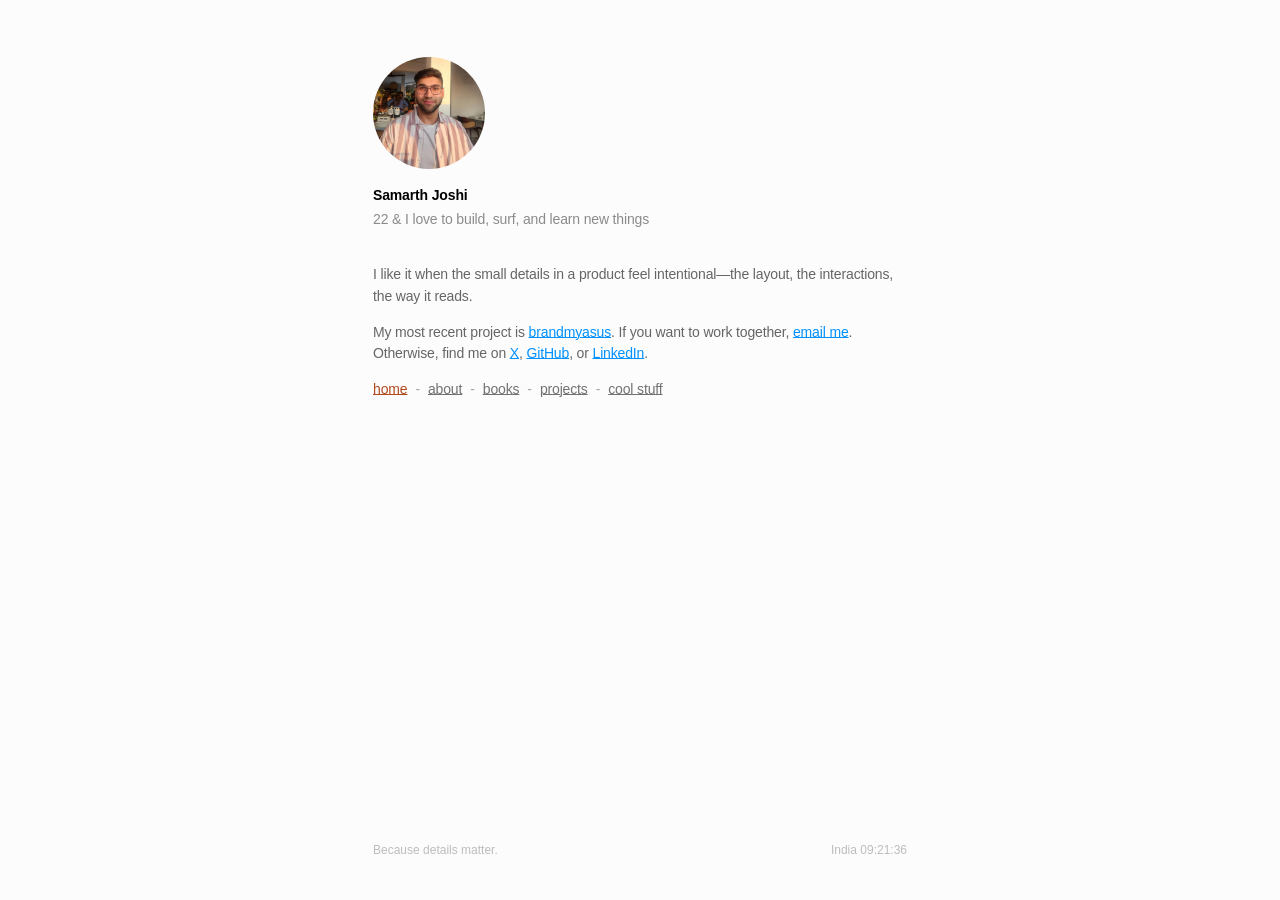
<file: index.html>
<!DOCTYPE html>
<html lang="en">
<head>
  <meta charset="UTF-8">
  <meta name="viewport" content="width=device-width, initial-scale=1.0">
  <title>Samarth Joshi · Builder</title>
  <meta name="description" content="Samarth Joshi is a 22 year old based in India who loves to build, surf, and learn new things.">
  <link rel="canonical" href="/">
  <meta property="og:title" content="Samarth Joshi · Builder">
  <meta property="og:description" content="Samarth Joshi is a 22 year old based in India who loves to build, surf, and learn new things.">
  <meta property="og:type" content="website">
  <script type="application/ld+json">
  {
    "@context": "https://schema.org",
    "@type": "Person",
    "name": "Samarth Joshi",
    "alternateName": "Samarth",
    "description": "22 year old based in India. Loves to build, surf, and learn new things.",
    "email": "mailto:samarth.joshi2004@gmail.com",
    "homeLocation": { "@type": "Place", "name": "India" },
    "nationality": { "@type": "Country", "name": "India" },
    "alumniOf": { "@type": "CollegeOrUniversity", "name": "Christ University" },
    "sameAs": [
      "https://github.com/Samarthjo",
      "https://x.com/SamarthJoshiSJ",
      "https://www.linkedin.com/in/samarth-joshi05/",
      "https://www.instagram.com/randomviewsof21yearold"
    ]
  }
  </script>
  <link rel="icon" type="image/jpeg" href="assets/samarth.jpg">
  <link rel="apple-touch-icon" href="assets/samarth.jpg">
  <link rel="stylesheet" href="styles.css">
</head>
<body>
  <div class="main">
    <div class="content">
      <header class="header">
        <a class="avatar" href="index.html" aria-label="Home">
          <img src="assets/samarth.jpg" alt="Portrait of Samarth Joshi" onerror="this.onerror=null;this.src='assets/avatar.svg';">
        </a>
        <div>
          <h1>Samarth Joshi</h1>
          <p>22 &amp; I love to build, surf, and learn new things</p>
        </div>
      </header>

      <section class="intro">
        <p>I like it when the small details in a product feel intentional&mdash;the layout, the interactions, the way it reads.</p>
        <p>My most recent project is <a href="https://www.brandmyasus.in/" target="_blank" rel="noopener">brandmyasus</a>. If you want to work together, <a href="mailto:samarth.joshi2004@gmail.com">email me</a>. Otherwise, find me on <a href="https://x.com/SamarthJoshiSJ" target="_blank" rel="noopener">X</a>, <a href="https://github.com/Samarthjo" target="_blank" rel="noopener">GitHub</a>, or <a href="https://www.linkedin.com/in/samarth-joshi05/" target="_blank" rel="noopener">LinkedIn</a>.</p>
      </section>

      <nav class="tabs" aria-label="Section navigation">
        <a href="index.html" class="active">home</a>
        <span class="sep">-</span>
        <a href="about.html">about</a>
        <span class="sep">-</span>
        <a href="books.html">books</a>
        <span class="sep">-</span>
        <a href="projects.html">projects</a>
        <span class="sep">-</span>
        <a href="cool-stuff.html">cool stuff</a>
      </nav>
    </div>

    <footer class="footer">
      <p>Because <span class="details">details<span class="tooltip">Like this one.</span></span> matter.</p>
      <p class="clock">India <span id="clock-time">00:00:00</span></p>
    </footer>
  </div>
  <script>
    (function () {
      var clockEl = document.getElementById('clock-time');
      var fmt = new Intl.DateTimeFormat('en-GB', {
        timeZone: 'Asia/Kolkata',
        hour: '2-digit', minute: '2-digit', second: '2-digit', hour12: false
      });
      function tick() { clockEl.textContent = fmt.format(new Date()); }
      tick();
      setInterval(tick, 1000);
    })();
  </script>
</body>
</html>
</file>
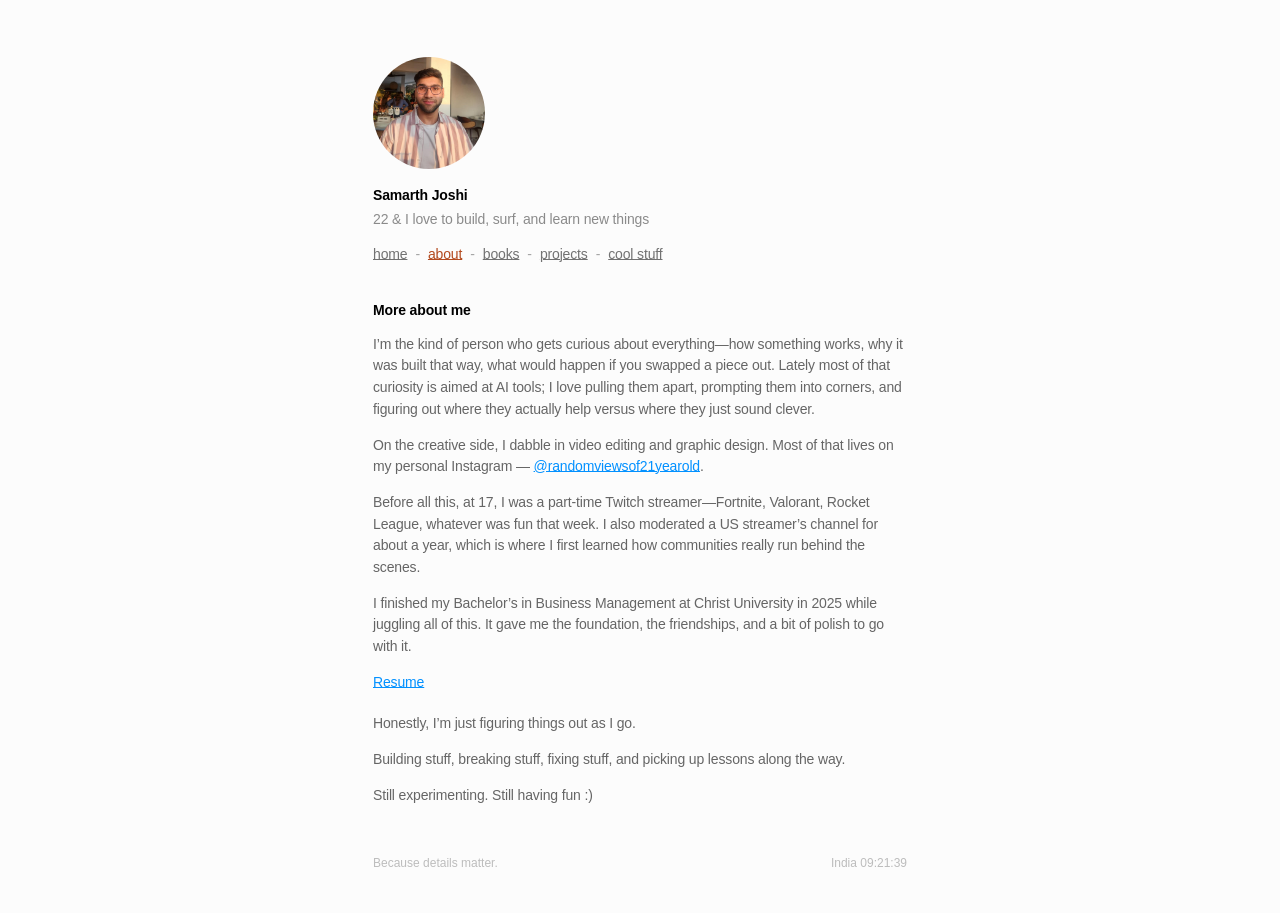
<file: about.html>
<!DOCTYPE html>
<html lang="en">
<head>
  <meta charset="UTF-8">
  <meta name="viewport" content="width=device-width, initial-scale=1.0">
  <title>About · Samarth Joshi</title>
  <meta name="description" content="More about Samarth Joshi.">
  <link rel="icon" type="image/jpeg" href="assets/samarth.jpg">
  <link rel="apple-touch-icon" href="assets/samarth.jpg">
  <link rel="stylesheet" href="styles.css">
</head>
<body>
  <div class="main">
    <div class="content">
      <header class="header">
        <a class="avatar" href="index.html" aria-label="Home">
          <img src="assets/samarth.jpg" alt="Portrait of Samarth Joshi" onerror="this.onerror=null;this.src='assets/avatar.svg';">
        </a>
        <div>
          <h1>Samarth Joshi</h1>
          <p>22 &amp; I love to build, surf, and learn new things</p>
        </div>
      </header>

      <nav class="tabs" aria-label="Section navigation">
        <a href="index.html">home</a>
        <span class="sep">-</span>
        <a href="about.html" class="active">about</a>
        <span class="sep">-</span>
        <a href="books.html">books</a>
        <span class="sep">-</span>
        <a href="projects.html">projects</a>
        <span class="sep">-</span>
        <a href="cool-stuff.html">cool stuff</a>
      </nav>

      <section class="about">
        <h2>More about me</h2>
        <p>I&rsquo;m the kind of person who gets curious about everything&mdash;how something works, why it was built that way, what would happen if you swapped a piece out. Lately most of that curiosity is aimed at AI tools; I love pulling them apart, prompting them into corners, and figuring out where they actually help versus where they just sound clever.</p>
        <p>On the creative side, I dabble in video editing and graphic design. Most of that lives on my personal Instagram &mdash; <a href="https://www.instagram.com/randomviewsof21yearold?igsi=MXc3N21tY2IzOXdkMA%3D%3D&amp;utm_source=qr" target="_blank" rel="noopener">@randomviewsof21yearold</a>.</p>
        <p>Before all this, at 17, I was a part-time Twitch streamer&mdash;Fortnite, Valorant, Rocket League, whatever was fun that week. I also moderated a US streamer&rsquo;s channel for about a year, which is where I first learned how communities really run behind the scenes.</p>
        <p>I finished my Bachelor&rsquo;s in Business Management at Christ University in 2025 while juggling all of this. It gave me the foundation, the friendships, and a bit of polish to go with it.</p>

        <p class="resume-line"><a href="assets/samarth-resume.pdf" target="_blank" rel="noopener">Resume</a></p>

        <p>Honestly, I&rsquo;m just figuring things out as I go.</p>
        <p>Building stuff, breaking stuff, fixing stuff, and picking up lessons along the way.</p>
        <p>Still experimenting. Still having fun :)</p>
      </section>
    </div>

    <footer class="footer">
      <p>Because <span class="details">details<span class="tooltip">Like this one.</span></span> matter.</p>
      <p class="clock">India <span id="clock-time">00:00:00</span></p>
    </footer>
  </div>
  <script>
    (function () {
      var clockEl = document.getElementById('clock-time');
      var fmt = new Intl.DateTimeFormat('en-GB', {
        timeZone: 'Asia/Kolkata',
        hour: '2-digit', minute: '2-digit', second: '2-digit', hour12: false
      });
      function tick() { clockEl.textContent = fmt.format(new Date()); }
      tick();
      setInterval(tick, 1000);
    })();
  </script>
</body>
</html>
</file>
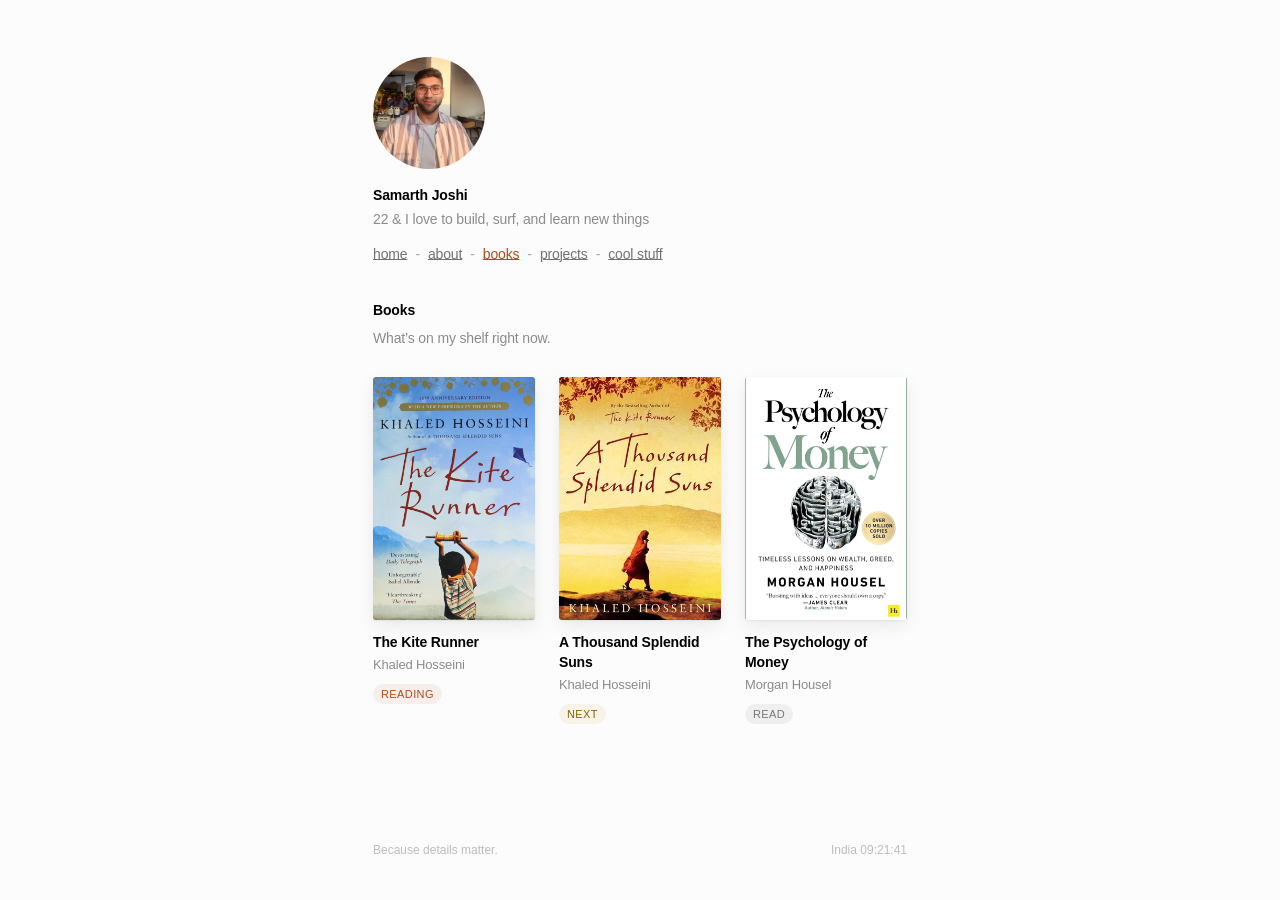
<file: books.html>
<!DOCTYPE html>
<html lang="en">
<head>
  <meta charset="UTF-8">
  <meta name="viewport" content="width=device-width, initial-scale=1.0">
  <title>Books · Samarth Joshi</title>
  <meta name="description" content="What Samarth is reading.">
  <link rel="icon" type="image/jpeg" href="assets/samarth.jpg">
  <link rel="apple-touch-icon" href="assets/samarth.jpg">
  <link rel="stylesheet" href="styles.css">
</head>
<body>
  <div class="main">
    <div class="content">
      <header class="header">
        <a class="avatar" href="index.html" aria-label="Home">
          <img src="assets/samarth.jpg" alt="Portrait of Samarth Joshi" onerror="this.onerror=null;this.src='assets/avatar.svg';">
        </a>
        <div>
          <h1>Samarth Joshi</h1>
          <p>22 &amp; I love to build, surf, and learn new things</p>
        </div>
      </header>

      <nav class="tabs" aria-label="Section navigation">
        <a href="index.html">home</a>
        <span class="sep">-</span>
        <a href="about.html">about</a>
        <span class="sep">-</span>
        <a href="books.html" class="active">books</a>
        <span class="sep">-</span>
        <a href="projects.html">projects</a>
        <span class="sep">-</span>
        <a href="cool-stuff.html">cool stuff</a>
      </nav>

      <section class="books-page">
        <h2>Books</h2>
        <p class="lede">What&rsquo;s on my shelf right now.</p>

        <div class="book-grid">
          <figure class="book">
            <span class="cover">
              <img src="assets/books/kite-runner.jpg" alt="The Kite Runner by Khaled Hosseini" onerror="this.onerror=null;this.src='assets/books/placeholder.svg';">
            </span>
            <figcaption>
              <span class="title">The Kite Runner</span>
              <span class="author">Khaled Hosseini</span>
              <span class="status status-reading">Reading</span>
            </figcaption>
          </figure>

          <figure class="book">
            <span class="cover">
              <img src="assets/books/thousand-splendid-suns.jpg" alt="A Thousand Splendid Suns by Khaled Hosseini" onerror="this.onerror=null;this.src='assets/books/placeholder.svg';">
            </span>
            <figcaption>
              <span class="title">A Thousand Splendid Suns</span>
              <span class="author">Khaled Hosseini</span>
              <span class="status status-next">Next</span>
            </figcaption>
          </figure>

          <figure class="book">
            <span class="cover">
              <img src="assets/books/psychology-of-money.jpg" alt="The Psychology of Money by Morgan Housel" onerror="this.onerror=null;this.src='assets/books/placeholder.svg';">
            </span>
            <figcaption>
              <span class="title">The Psychology of Money</span>
              <span class="author">Morgan Housel</span>
              <span class="status status-read">Read</span>
            </figcaption>
          </figure>
        </div>
      </section>
    </div>

    <footer class="footer">
      <p>Because <span class="details">details<span class="tooltip">Like this one.</span></span> matter.</p>
      <p class="clock">India <span id="clock-time">00:00:00</span></p>
    </footer>
  </div>
  <script>
    (function () {
      var clockEl = document.getElementById('clock-time');
      var fmt = new Intl.DateTimeFormat('en-GB', {
        timeZone: 'Asia/Kolkata',
        hour: '2-digit', minute: '2-digit', second: '2-digit', hour12: false
      });
      function tick() { clockEl.textContent = fmt.format(new Date()); }
      tick();
      setInterval(tick, 1000);
    })();
  </script>
</body>
</html>
</file>
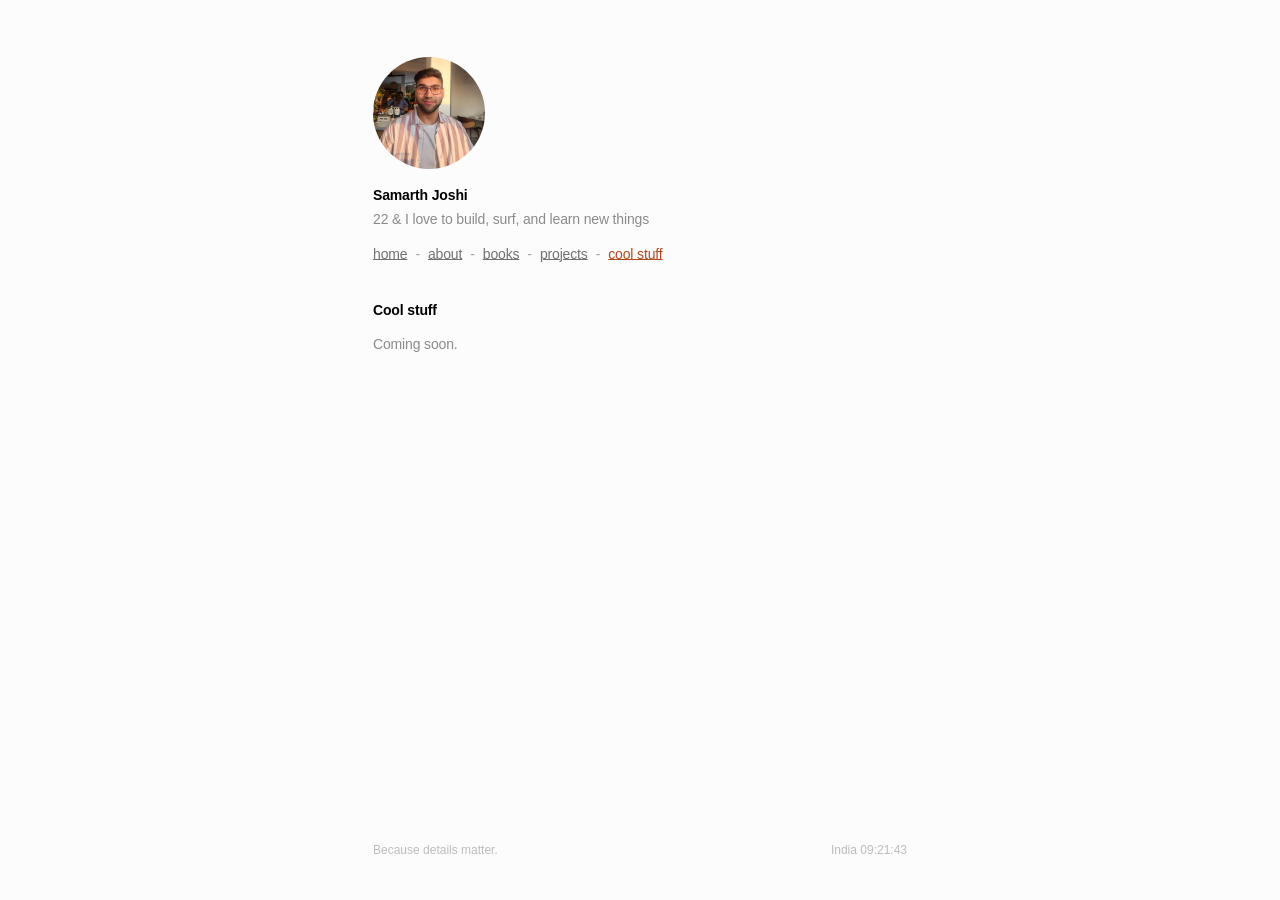
<file: cool-stuff.html>
<!DOCTYPE html>
<html lang="en">
<head>
  <meta charset="UTF-8">
  <meta name="viewport" content="width=device-width, initial-scale=1.0">
  <title>Cool Stuff · Samarth Joshi</title>
  <meta name="description" content="Cool stuff by Samarth Joshi.">
  <link rel="icon" type="image/jpeg" href="assets/samarth.jpg">
  <link rel="apple-touch-icon" href="assets/samarth.jpg">
  <link rel="stylesheet" href="styles.css">
</head>
<body>
  <div class="main">
    <div class="content">
      <header class="header">
        <a class="avatar" href="index.html" aria-label="Home">
          <img src="assets/samarth.jpg" alt="Portrait of Samarth Joshi" onerror="this.onerror=null;this.src='assets/avatar.svg';">
        </a>
        <div>
          <h1>Samarth Joshi</h1>
          <p>22 &amp; I love to build, surf, and learn new things</p>
        </div>
      </header>

      <nav class="tabs" aria-label="Section navigation">
        <a href="index.html">home</a>
        <span class="sep">-</span>
        <a href="about.html">about</a>
        <span class="sep">-</span>
        <a href="books.html">books</a>
        <span class="sep">-</span>
        <a href="projects.html">projects</a>
        <span class="sep">-</span>
        <a href="cool-stuff.html" class="active">cool stuff</a>
      </nav>

      <section class="empty">
        <h2>Cool stuff</h2>
        <p>Coming soon.</p>
      </section>
    </div>

    <footer class="footer">
      <p>Because <span class="details">details<span class="tooltip">Like this one.</span></span> matter.</p>
      <p class="clock">India <span id="clock-time">00:00:00</span></p>
    </footer>
  </div>
  <script>
    (function () {
      var clockEl = document.getElementById('clock-time');
      var fmt = new Intl.DateTimeFormat('en-GB', {
        timeZone: 'Asia/Kolkata',
        hour: '2-digit', minute: '2-digit', second: '2-digit', hour12: false
      });
      function tick() { clockEl.textContent = fmt.format(new Date()); }
      tick();
      setInterval(tick, 1000);
    })();
  </script>
</body>
</html>
</file>
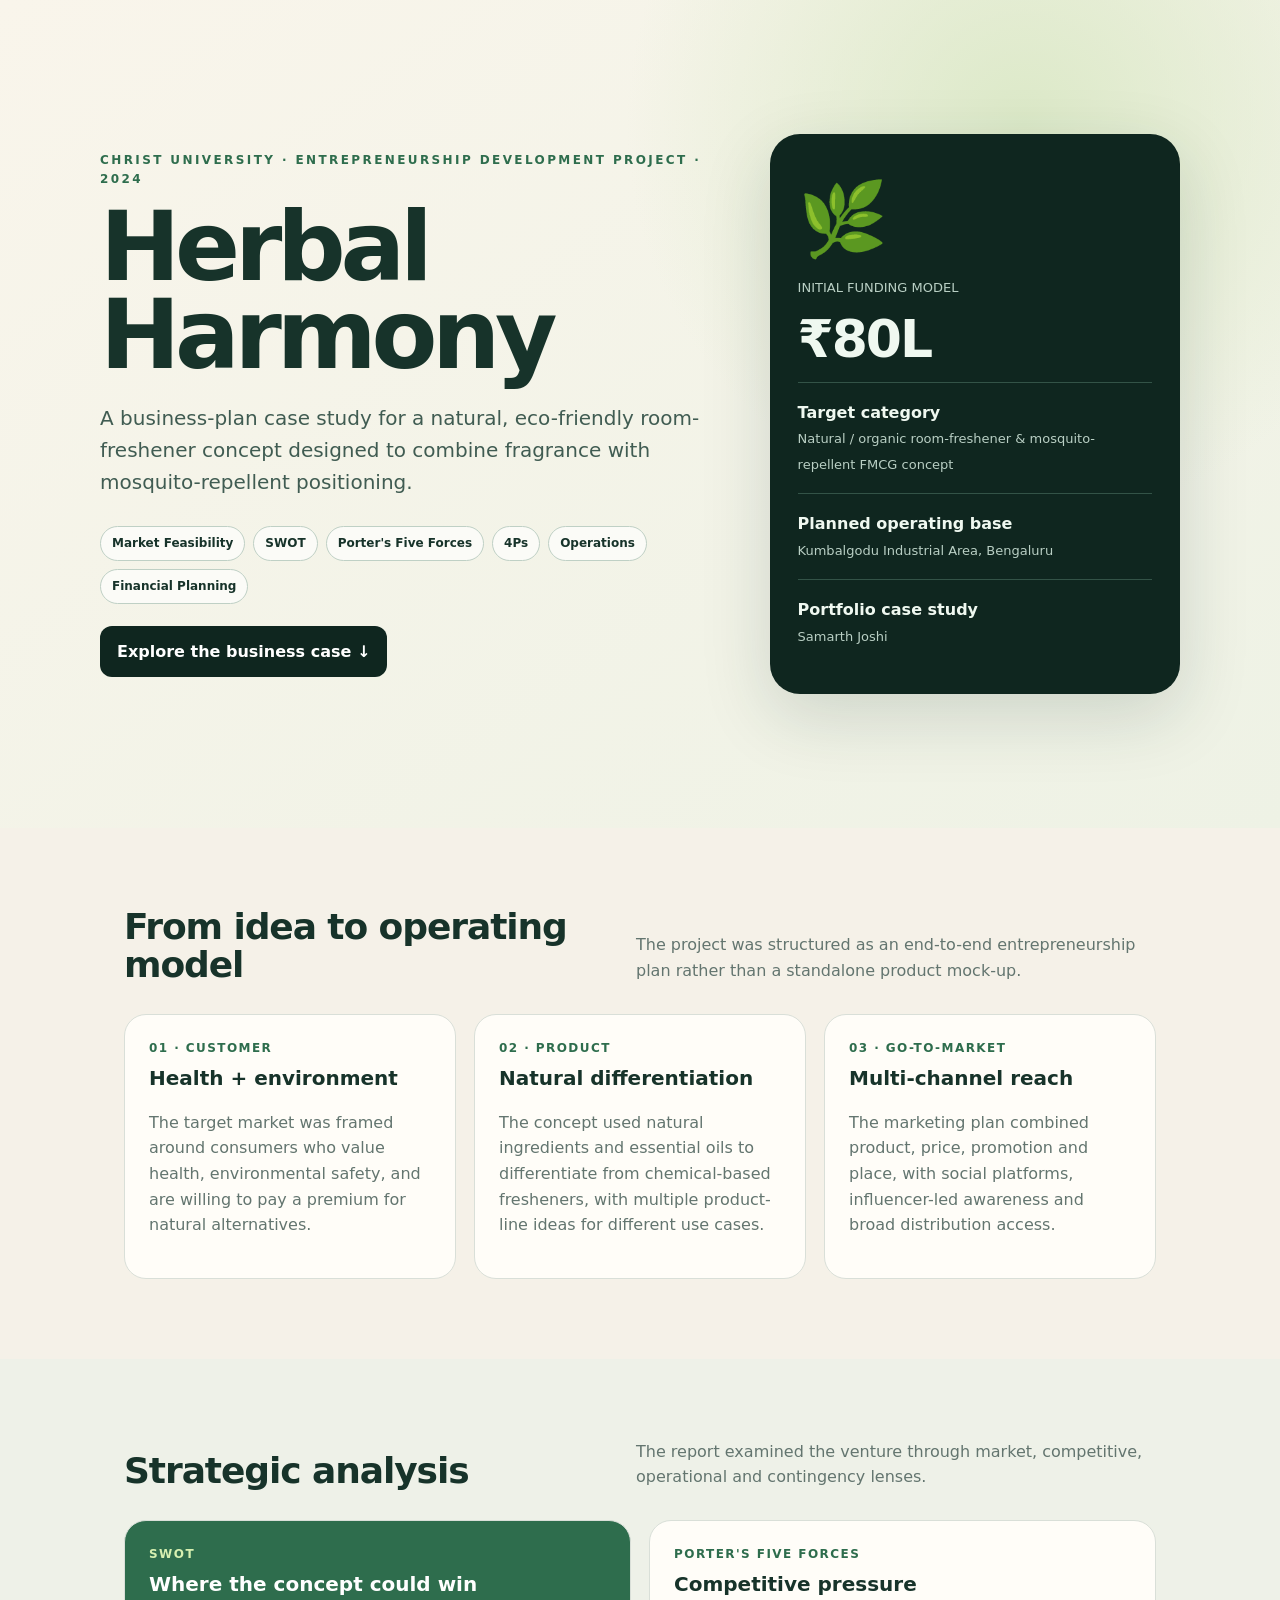
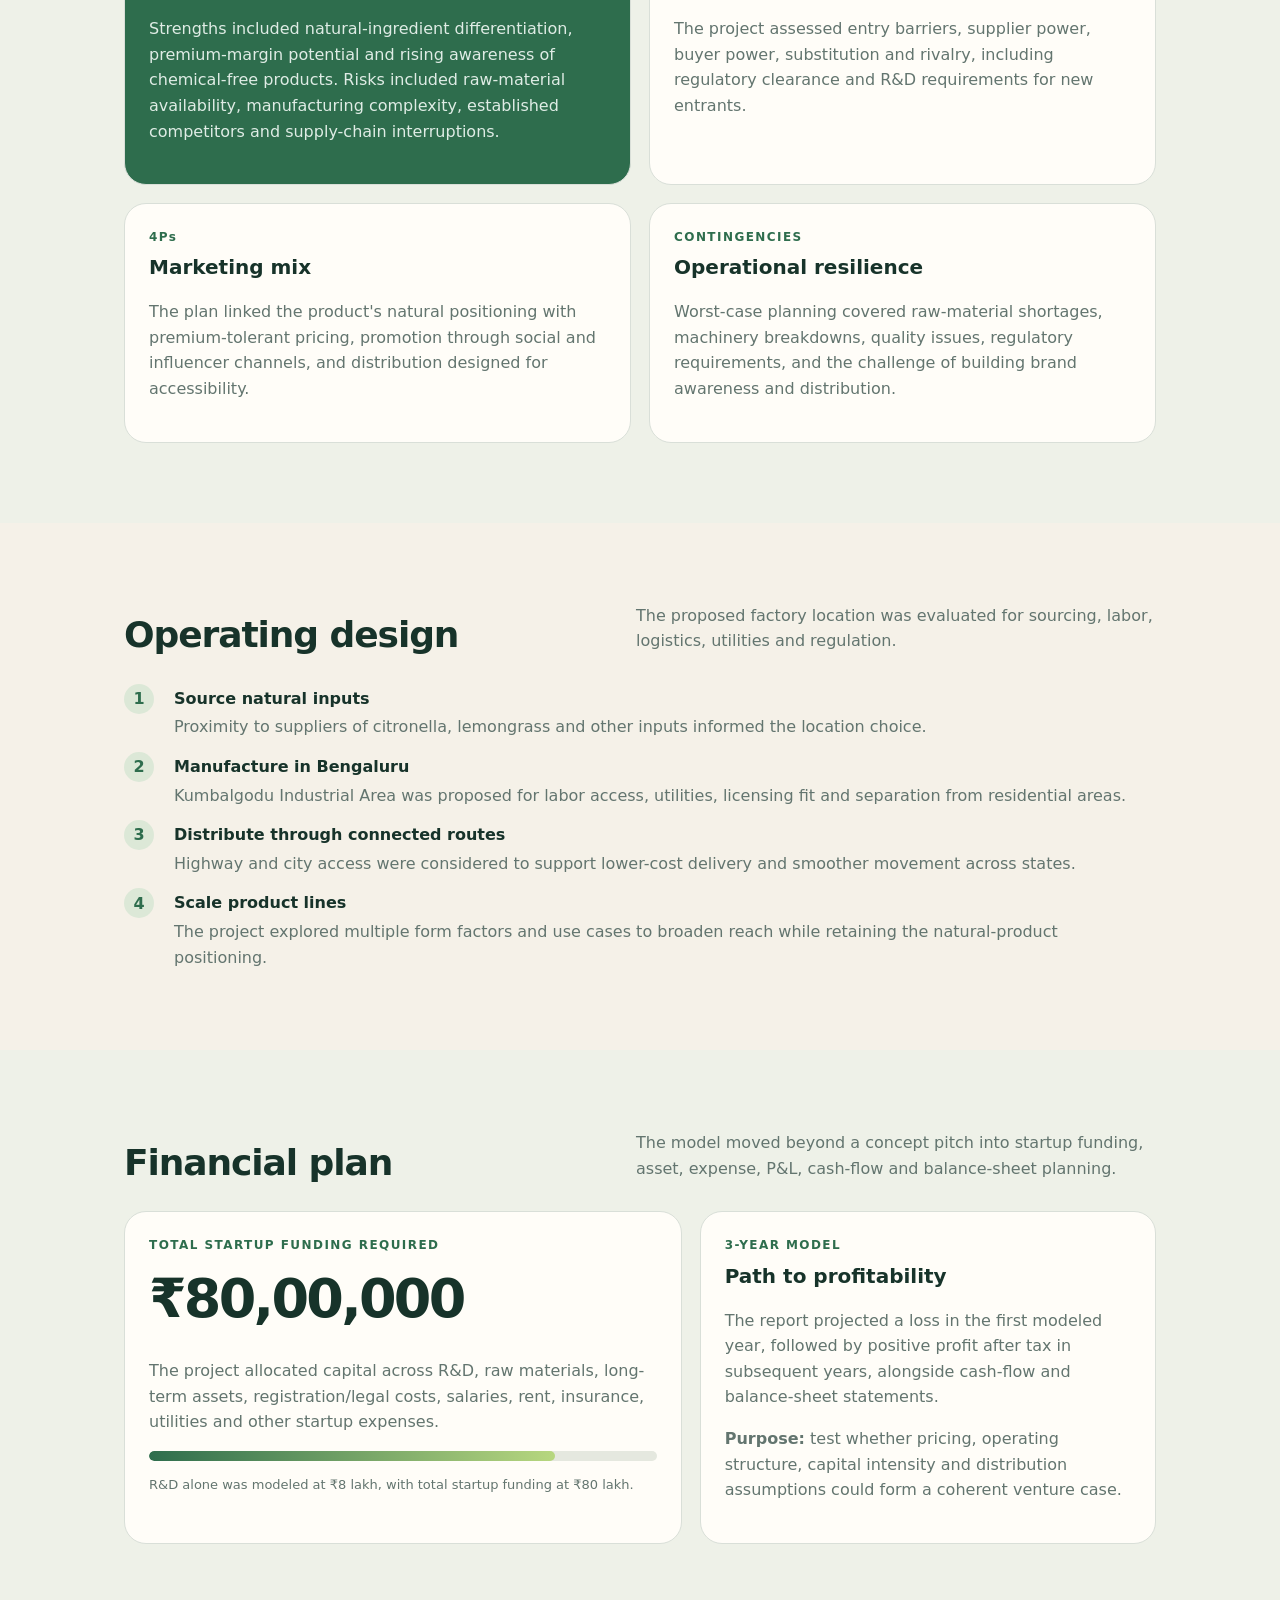
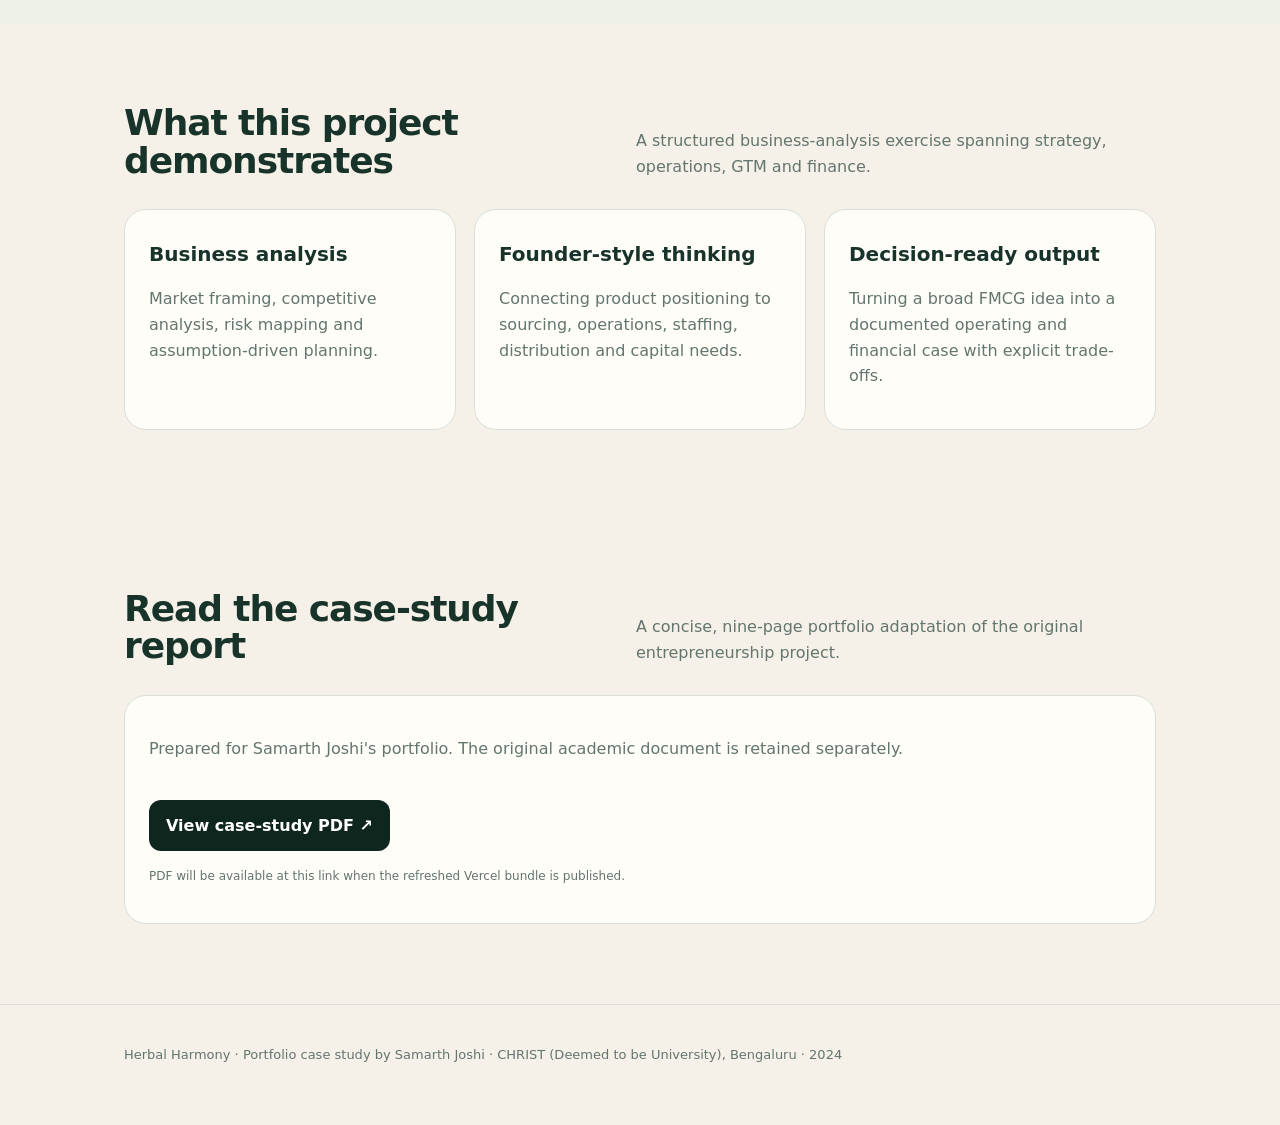
<file: herbal-harmony.html>
<!doctype html>
<html lang="en">
<head>
  <meta charset="utf-8" />
  <meta name="viewport" content="width=device-width,initial-scale=1" />
  <meta name="description" content="Herbal Harmony - Entrepreneurship Development Project by Samarth Joshi and team at CHRIST University." />
  <title>Herbal Harmony | Entrepreneurship Development Project</title>
  <style>
    :root{--bg:#f5f1e8;--ink:#17332a;--muted:#63756f;--card:#fffdf8;--line:#d9dfd8;--green:#2e6d4d;--lime:#b7d77f;--gold:#d9ae61;--deep:#0f261f}
    *{box-sizing:border-box}html{scroll-behavior:smooth}body{margin:0;background:var(--bg);color:var(--ink);font-family:Inter,ui-sans-serif,system-ui,-apple-system,BlinkMacSystemFont,"Segoe UI",sans-serif;line-height:1.6}
    a{color:inherit}.wrap{max-width:1080px;margin:auto;padding:0 24px}.hero{min-height:92vh;display:grid;place-items:center;background:radial-gradient(circle at 80% 15%,#dce9c8 0,transparent 32%),linear-gradient(145deg,#f9f5eb,#eef2e5)}
    .hero-grid{display:grid;grid-template-columns:1.2fr .8fr;gap:54px;align-items:center;padding:72px 0}.eyebrow{font-size:12px;letter-spacing:.2em;text-transform:uppercase;color:var(--green);font-weight:800}
    h1{font-size:clamp(52px,8vw,96px);line-height:.92;margin:14px 0 22px;letter-spacing:-.055em}.lead{font-size:20px;max-width:700px;color:#405c52}.chips{display:flex;flex-wrap:wrap;gap:8px;margin-top:28px}.chip{border:1px solid #bfd0c5;background:#ffffffa8;padding:7px 11px;border-radius:999px;font-size:12px;font-weight:700}
    .hero-card{background:var(--deep);color:#eff8f0;border-radius:30px;padding:28px;box-shadow:0 22px 70px #16362a28}.leaf{font-size:72px}.big{font-size:52px;font-weight:850;letter-spacing:-.04em}.small{color:#b9cfc4;font-size:13px}.metric{padding:17px 0;border-top:1px solid #335347}.metric:first-of-type{margin-top:22px}
    section{padding:80px 0}.section-head{display:flex;justify-content:space-between;align-items:end;gap:20px;margin-bottom:30px}.section-head h2{font-size:36px;line-height:1.05;margin:0;letter-spacing:-.03em}.section-head p{max-width:520px;color:var(--muted);margin:0}
    .grid3{display:grid;grid-template-columns:repeat(3,1fr);gap:18px}.grid2{display:grid;grid-template-columns:repeat(2,1fr);gap:18px}.card{background:var(--card);border:1px solid var(--line);border-radius:22px;padding:24px}.card h3{margin:4px 0 8px;font-size:20px}.num{font-size:12px;color:var(--green);font-weight:850;letter-spacing:.12em}.muted{color:var(--muted)}.accent{background:var(--green);color:#fff}.accent .muted{color:#dfece5}
    .finance{display:grid;grid-template-columns:1.1fr .9fr;gap:18px}.price{font-size:54px;font-weight:900;letter-spacing:-.05em}.bar{height:10px;background:#e5e8df;border-radius:999px;overflow:hidden;margin:14px 0}.bar>span{display:block;height:100%;background:linear-gradient(90deg,var(--green),var(--lime));border-radius:inherit}
    .timeline{display:grid;gap:12px}.row{display:grid;grid-template-columns:36px 1fr;gap:14px;align-items:start}.dot{width:30px;height:30px;border-radius:50%;background:#dce8d7;color:var(--green);display:grid;place-items:center;font-weight:900}.row h4{margin:2px 0 3px}.row p{margin:0;color:var(--muted)}
    footer{padding:40px 0 60px;border-top:1px solid var(--line);color:var(--muted);font-size:13px}.cta{display:inline-flex;align-items:center;gap:8px;background:var(--deep);color:#fff;text-decoration:none;padding:13px 17px;border-radius:12px;font-weight:800;margin-top:22px}
    @media(max-width:820px){.hero-grid,.finance,.grid3,.grid2{grid-template-columns:1fr}.hero{min-height:auto}.hero-grid{padding:60px 0}.section-head{display:block}.section-head p{margin-top:10px}section{padding:56px 0}}
  </style>
</head>
<body>
  <header class="hero">
    <div class="wrap hero-grid">
      <div>
        <div class="eyebrow">CHRIST University · Entrepreneurship Development Project · 2024</div>
        <h1>Herbal<br/>Harmony</h1>
        <p class="lead">A business-plan case study for a natural, eco-friendly room-freshener concept designed to combine fragrance with mosquito-repellent positioning.</p>
        <div class="chips">
          <span class="chip">Market Feasibility</span><span class="chip">SWOT</span><span class="chip">Porter's Five Forces</span>
          <span class="chip">4Ps</span><span class="chip">Operations</span><span class="chip">Financial Planning</span>
        </div>
        <a class="cta" href="#case">Explore the business case ↓</a>
      </div>
      <aside class="hero-card">
        <div class="leaf">🌿</div>
        <div class="small">INITIAL FUNDING MODEL</div>
        <div class="big">₹80L</div>
        <div class="metric"><b>Target category</b><br/><span class="small">Natural / organic room-freshener & mosquito-repellent FMCG concept</span></div>
        <div class="metric"><b>Planned operating base</b><br/><span class="small">Kumbalgodu Industrial Area, Bengaluru</span></div>
        <div class="metric"><b>Portfolio case study</b><br/><span class="small">Samarth Joshi</span></div>
      </aside>
    </div>
  </header>

  <main id="case">
    <section>
      <div class="wrap">
        <div class="section-head">
          <h2>From idea to operating model</h2>
          <p>The project was structured as an end-to-end entrepreneurship plan rather than a standalone product mock-up.</p>
        </div>
        <div class="grid3">
          <div class="card"><div class="num">01 · CUSTOMER</div><h3>Health + environment</h3><p class="muted">The target market was framed around consumers who value health, environmental safety, and are willing to pay a premium for natural alternatives.</p></div>
          <div class="card"><div class="num">02 · PRODUCT</div><h3>Natural differentiation</h3><p class="muted">The concept used natural ingredients and essential oils to differentiate from chemical-based fresheners, with multiple product-line ideas for different use cases.</p></div>
          <div class="card"><div class="num">03 · GO-TO-MARKET</div><h3>Multi-channel reach</h3><p class="muted">The marketing plan combined product, price, promotion and place, with social platforms, influencer-led awareness and broad distribution access.</p></div>
        </div>
      </div>
    </section>

    <section style="background:#eef1e8">
      <div class="wrap">
        <div class="section-head"><h2>Strategic analysis</h2><p>The report examined the venture through market, competitive, operational and contingency lenses.</p></div>
        <div class="grid2">
          <div class="card accent"><div class="num" style="color:#d7f0b1">SWOT</div><h3>Where the concept could win</h3><p class="muted">Strengths included natural-ingredient differentiation, premium-margin potential and rising awareness of chemical-free products. Risks included raw-material availability, manufacturing complexity, established competitors and supply-chain interruptions.</p></div>
          <div class="card"><div class="num">PORTER'S FIVE FORCES</div><h3>Competitive pressure</h3><p class="muted">The project assessed entry barriers, supplier power, buyer power, substitution and rivalry, including regulatory clearance and R&D requirements for new entrants.</p></div>
          <div class="card"><div class="num">4Ps</div><h3>Marketing mix</h3><p class="muted">The plan linked the product's natural positioning with premium-tolerant pricing, promotion through social and influencer channels, and distribution designed for accessibility.</p></div>
          <div class="card"><div class="num">CONTINGENCIES</div><h3>Operational resilience</h3><p class="muted">Worst-case planning covered raw-material shortages, machinery breakdowns, quality issues, regulatory requirements, and the challenge of building brand awareness and distribution.</p></div>
        </div>
      </div>
    </section>

    <section>
      <div class="wrap">
        <div class="section-head"><h2>Operating design</h2><p>The proposed factory location was evaluated for sourcing, labor, logistics, utilities and regulation.</p></div>
        <div class="timeline">
          <div class="row"><div class="dot">1</div><div><h4>Source natural inputs</h4><p>Proximity to suppliers of citronella, lemongrass and other inputs informed the location choice.</p></div></div>
          <div class="row"><div class="dot">2</div><div><h4>Manufacture in Bengaluru</h4><p>Kumbalgodu Industrial Area was proposed for labor access, utilities, licensing fit and separation from residential areas.</p></div></div>
          <div class="row"><div class="dot">3</div><div><h4>Distribute through connected routes</h4><p>Highway and city access were considered to support lower-cost delivery and smoother movement across states.</p></div></div>
          <div class="row"><div class="dot">4</div><div><h4>Scale product lines</h4><p>The project explored multiple form factors and use cases to broaden reach while retaining the natural-product positioning.</p></div></div>
        </div>
      </div>
    </section>

    <section style="background:#eef1e8">
      <div class="wrap">
        <div class="section-head"><h2>Financial plan</h2><p>The model moved beyond a concept pitch into startup funding, asset, expense, P&L, cash-flow and balance-sheet planning.</p></div>
        <div class="finance">
          <div class="card">
            <div class="num">TOTAL STARTUP FUNDING REQUIRED</div>
            <div class="price">₹80,00,000</div>
            <p class="muted">The project allocated capital across R&D, raw materials, long-term assets, registration/legal costs, salaries, rent, insurance, utilities and other startup expenses.</p>
            <div class="bar"><span style="width:80%"></span></div>
            <p class="muted" style="font-size:13px">R&D alone was modeled at ₹8 lakh, with total startup funding at ₹80 lakh.</p>
          </div>
          <div class="card">
            <div class="num">3-YEAR MODEL</div>
            <h3>Path to profitability</h3>
            <p class="muted">The report projected a loss in the first modeled year, followed by positive profit after tax in subsequent years, alongside cash-flow and balance-sheet statements.</p>
            <p class="muted"><b>Purpose:</b> test whether pricing, operating structure, capital intensity and distribution assumptions could form a coherent venture case.</p>
          </div>
        </div>
      </div>
    </section>

    <section>
      <div class="wrap">
        <div class="section-head"><h2>What this project demonstrates</h2><p>A structured business-analysis exercise spanning strategy, operations, GTM and finance.</p></div>
        <div class="grid3">
          <div class="card"><h3>Business analysis</h3><p class="muted">Market framing, competitive analysis, risk mapping and assumption-driven planning.</p></div>
          <div class="card"><h3>Founder-style thinking</h3><p class="muted">Connecting product positioning to sourcing, operations, staffing, distribution and capital needs.</p></div>
          <div class="card"><h3>Decision-ready output</h3><p class="muted">Turning a broad FMCG idea into a documented operating and financial case with explicit trade-offs.</p></div>
        </div>
      </div>
    </section>
  
    <section id="report">
      <div class="wrap">
        <div class="section-head"><h2>Read the case-study report</h2><p>A concise, nine-page portfolio adaptation of the original entrepreneurship project.</p></div>
        <div class="card">
          <p class="muted">Prepared for Samarth Joshi's portfolio. The original academic document is retained separately.</p>
          <p><a class="cta" href="https://herbal-harmony-samarthjos-projects.vercel.app/Herbal-Harmony-Case-Study-Samarth-Joshi.pdf" target="_blank" rel="noopener noreferrer">View case-study PDF ↗</a></p>
          <p class="muted" style="font-size:12px">PDF will be available at this link when the refreshed Vercel bundle is published.</p>
        </div>
      </div>
    </section>
  </main>

  <footer><div class="wrap">Herbal Harmony · Portfolio case study by Samarth Joshi · CHRIST (Deemed to be University), Bengaluru · 2024</div></footer>
</body>
</html>
</file>
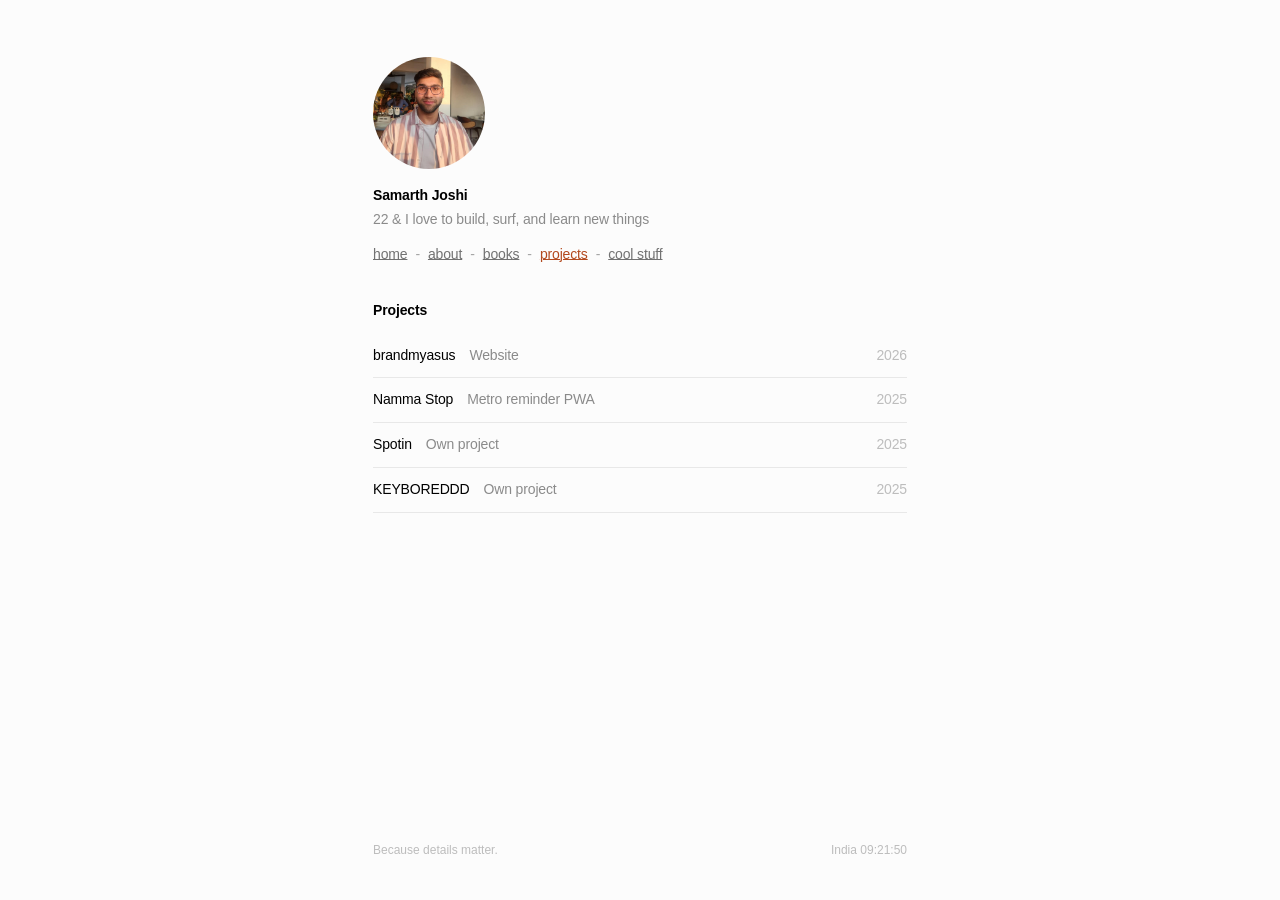
<file: projects.html>
<!DOCTYPE html>
<html lang="en">
<head>
  <meta charset="UTF-8">
  <meta name="viewport" content="width=device-width, initial-scale=1.0">
  <title>Projects · Samarth Joshi</title>
  <meta name="description" content="Projects by Samarth Joshi.">
  <link rel="icon" type="image/jpeg" href="assets/samarth.jpg">
  <link rel="apple-touch-icon" href="assets/samarth.jpg">
  <link rel="stylesheet" href="styles.css">
</head>
<body>
  <div class="main">
    <div class="content">
      <header class="header">
        <a class="avatar" href="index.html" aria-label="Home">
          <img src="assets/samarth.jpg" alt="Portrait of Samarth Joshi" onerror="this.onerror=null;this.src='assets/avatar.svg';">
        </a>
        <div>
          <h1>Samarth Joshi</h1>
          <p>22 &amp; I love to build, surf, and learn new things</p>
        </div>
      </header>

      <nav class="tabs" aria-label="Section navigation">
        <a href="index.html">home</a>
        <span class="sep">-</span>
        <a href="about.html">about</a>
        <span class="sep">-</span>
        <a href="books.html">books</a>
        <span class="sep">-</span>
        <a href="projects.html" class="active">projects</a>
        <span class="sep">-</span>
        <a href="cool-stuff.html">cool stuff</a>
      </nav>

      <section class="work">
        <h2>Projects</h2>
        <ul>
          <li>
            <a class="row" href="https://www.brandmyasus.in/" target="_blank" rel="noopener">
              <span class="company">brandmyasus</span>
              <span class="role">Website</span>
              <span class="period">2026</span>
            </a>
          </li>
          <li>
            <a class="row" href="https://namma-stop.vercel.app/" target="_blank" rel="noopener">
              <span class="company">Namma Stop</span>
              <span class="role">Metro reminder PWA</span>
              <span class="period">2025</span>
            </a>
          </li>
          <li>
            <a class="row" href="https://samarthjo.github.io/Spotin/" target="_blank" rel="noopener">
              <span class="company">Spotin</span>
              <span class="role">Own project</span>
              <span class="period">2025</span>
            </a>
          </li>
          <li>
            <a class="row" href="https://samarthjo.github.io/KEYBOREDDD" target="_blank" rel="noopener">
              <span class="company">KEYBOREDDD</span>
              <span class="role">Own project</span>
              <span class="period">2025</span>
            </a>
          </li>
        </ul>
      </section>
    </div>

    <footer class="footer">
      <p>Because <span class="details">details<span class="tooltip">Like this one.</span></span> matter.</p>
      <p class="clock">India <span id="clock-time">00:00:00</span></p>
    </footer>
  </div>
  <script>
    (function () {
      var clockEl = document.getElementById('clock-time');
      var fmt = new Intl.DateTimeFormat('en-GB', {
        timeZone: 'Asia/Kolkata',
        hour: '2-digit', minute: '2-digit', second: '2-digit', hour12: false
      });
      function tick() { clockEl.textContent = fmt.format(new Date()); }
      tick();
      setInterval(tick, 1000);
    })();
  </script>
</body>
</html>
</file>
<file: styles.css>
:root {
  --ease-out: cubic-bezier(0.25, 1, 0.5, 1);
  --duration-fast: 150ms;
  --duration-instant: 120ms;
  --accent: #0391FF;
  --accent-hover: #4db4ff;
}

* {
  margin: 0;
  padding: 0;
  box-sizing: border-box;
}

body {
  background: #FCFCFC;
  font-family: -apple-system, BlinkMacSystemFont, 'SF Pro Text', 'SF Pro Display', 'Helvetica Neue', sans-serif;
  font-size: 14px;
  line-height: 21.7px;
  letter-spacing: -0.15px;
  color: rgba(0, 0, 0, 0.45);
  -webkit-font-smoothing: antialiased;
}

.main {
  max-width: 582px;
  min-height: 100vh;
  margin: 0 auto;
  padding: 57px 24px 40px;
  display: flex;
  flex-direction: column;
}

.content {
  display: flex;
  flex-direction: column;
  gap: 34px;
}

.header {
  display: flex;
  flex-direction: column;
  align-items: flex-start;
  gap: 16px;
}

.header > div {
  display: flex;
  flex-direction: column;
  gap: 2px;
}

.header .avatar {
  width: 112px;
  height: 112px;
  border-radius: 50%;
  overflow: hidden;
  display: block;
  flex-shrink: 0;
  text-decoration: none;
}

.header .avatar img {
  width: 100%;
  height: 100%;
  object-fit: cover;
  object-position: center 30%;
  display: block;
  transform: scale(1.15);
  transform-origin: center 30%;
  image-rendering: -webkit-optimize-contrast;
}

.header h1 {
  font-size: 14px;
  font-weight: 600;
  color: #000;
  line-height: 21.7px;
  letter-spacing: -0.15px;
}

.header p {
  color: rgba(0, 0, 0, 0.45);
}

.intro p {
  color: rgba(0, 0, 0, 0.6);
}

.intro p + p {
  padding-top: 14px;
}

a {
  color: var(--accent);
  text-decoration: underline;
  text-decoration-thickness: from-font;
  text-underline-position: from-font;
  transition: color var(--duration-instant) var(--ease-out);
}

a:hover {
  color: var(--accent-hover);
}

.work h2 {
  font-size: 14px;
  font-weight: 600;
  color: #000;
  line-height: 21.7px;
  letter-spacing: -0.15px;
  padding-bottom: 12px;
}

.work ul {
  list-style: none;
}

.work li {
  transition: opacity var(--duration-fast) var(--ease-out);
}

.work ul:has(a.row:hover) li {
  opacity: 0.3;
}

.work ul:has(a.row:hover) li:has(a.row:hover) {
  opacity: 1;
}

.work .row {
  display: flex;
  align-items: baseline;
  gap: 14px;
  padding: 11px 0;
  white-space: nowrap;
  text-decoration: none;
  color: inherit;
}

div.row {
  cursor: default;
}

.work li + li .row {
  border-top: 1px solid rgba(0, 0, 0, 0.08);
}

.work li:last-child .row {
  border-bottom: 1px solid rgba(0, 0, 0, 0.08);
}

.work .company {
  color: #000;
  flex-shrink: 0;
}

.work a.row:hover .company {
  text-decoration: underline;
  text-decoration-thickness: from-font;
  text-underline-position: from-font;
}

.work .role {
  color: rgba(0, 0, 0, 0.45);
  overflow: hidden;
  text-overflow: ellipsis;
}

.work .period {
  color: rgba(0, 0, 0, 0.25);
  margin-left: auto;
  flex-shrink: 0;
}

.footer {
  margin-top: auto;
  padding-top: 48px;
  display: flex;
  align-items: flex-start;
  justify-content: space-between;
}

.footer p {
  font-size: 12px;
  line-height: 18.6px;
  letter-spacing: 0;
  color: rgba(0, 0, 0, 0.25);
}

.footer .details {
  position: relative;
  cursor: default;
  transition: color var(--duration-instant) var(--ease-out);
}

.footer .details:hover {
  color: rgba(0, 0, 0, 0.45);
  text-decoration: underline;
  text-decoration-thickness: from-font;
  text-underline-position: from-font;
}

.footer .tooltip {
  position: absolute;
  bottom: calc(100% + 6px);
  left: 50%;
  transform: translateX(-50%) translateY(2px);
  background: #fff;
  border: 1px solid rgba(0, 0, 0, 0.08);
  border-radius: 6px;
  padding: 3px 8px;
  white-space: nowrap;
  font-size: 12px;
  line-height: 18.6px;
  color: rgba(0, 0, 0, 0.45);
  box-shadow: 0 2px 8px rgba(0, 0, 0, 0.04);
  transform-origin: center bottom;
  opacity: 0;
  pointer-events: none;
  transition: opacity var(--duration-fast) var(--ease-out), transform var(--duration-fast) var(--ease-out);
}

.footer .details:hover .tooltip {
  opacity: 1;
  transform: translateX(-50%) translateY(0);
}

.footer .clock {
  font-variant-numeric: tabular-nums;
}

/* Tabs */
.tabs {
  display: flex;
  align-items: center;
  gap: 8px;
  flex-wrap: wrap;
  font-size: 14px;
  line-height: 21.7px;
  letter-spacing: -0.15px;
  margin-top: -20px;
}

.tabs a {
  color: rgba(0, 0, 0, 0.55);
  text-decoration: underline;
  text-decoration-thickness: from-font;
  text-underline-position: from-font;
  transition: color var(--duration-instant) var(--ease-out);
}

.tabs a:hover {
  color: #000;
}

.tabs a.active {
  color: #B34A1F;
  font-weight: 500;
}

.tabs .sep {
  color: rgba(0, 0, 0, 0.35);
  user-select: none;
}

/* About */
.about h2 {
  font-size: 14px;
  font-weight: 600;
  color: #000;
  line-height: 21.7px;
  letter-spacing: -0.15px;
  padding-bottom: 12px;
}

.about p {
  color: rgba(0, 0, 0, 0.6);
}

.about p + p {
  padding-top: 14px;
}

.about .mini-h {
  font-size: 14px;
  font-weight: 600;
  color: #000;
  line-height: 21.7px;
  letter-spacing: -0.15px;
  margin-top: 24px;
  padding-bottom: 4px;
}

.about .mini-h + .resume-line {
  padding-top: 0;
}

.about .resume-line + p {
  padding-top: 20px;
}

/* Empty / placeholder pages */
.empty h2 {
  font-size: 14px;
  font-weight: 600;
  color: #000;
  line-height: 21.7px;
  letter-spacing: -0.15px;
  padding-bottom: 12px;
}

.empty p {
  color: rgba(0, 0, 0, 0.45);
}

/* Books page */
.books-page h2 {
  font-size: 14px;
  font-weight: 600;
  color: #000;
  line-height: 21.7px;
  letter-spacing: -0.15px;
  padding-bottom: 6px;
}

.books-page .lede {
  color: rgba(0, 0, 0, 0.45);
  padding-bottom: 28px;
}

.book-grid {
  display: grid;
  grid-template-columns: repeat(3, 1fr);
  gap: 32px 24px;
}

.book {
  display: flex;
  flex-direction: column;
  gap: 12px;
  margin: 0;
}

.book .cover {
  display: block;
  aspect-ratio: 2 / 3;
  background: #f2f0ec;
  border-radius: 3px;
  overflow: hidden;
  box-shadow:
    0 1px 2px rgba(0, 0, 0, 0.05),
    0 6px 18px rgba(0, 0, 0, 0.08);
  transition: transform var(--duration-fast) var(--ease-out);
}

.book:hover .cover {
  transform: translateY(-2px);
}

.book .cover img {
  width: 100%;
  height: 100%;
  object-fit: cover;
  display: block;
}

.book figcaption {
  display: flex;
  flex-direction: column;
  gap: 2px;
}

.book .title {
  color: #000;
  font-weight: 600;
  font-size: 14px;
  line-height: 20px;
  letter-spacing: -0.15px;
}

.book .author {
  color: rgba(0, 0, 0, 0.45);
  font-size: 13px;
}

.book .status {
  margin-top: 6px;
  font-size: 11px;
  line-height: 16px;
  letter-spacing: 0.4px;
  text-transform: uppercase;
  color: rgba(0, 0, 0, 0.55);
  align-self: flex-start;
  padding: 2px 8px;
  border-radius: 999px;
  background: rgba(0, 0, 0, 0.05);
}

.book .status-reading {
  color: #B34A1F;
  background: rgba(179, 74, 31, 0.08);
}

.book .status-next {
  color: #866300;
  background: rgba(184, 138, 6, 0.08);
}

.book .status-read {
  color: rgba(0, 0, 0, 0.5);
  background: rgba(0, 0, 0, 0.05);
}

@media (max-width: 520px) {
  .book-grid {
    grid-template-columns: repeat(2, 1fr);
  }
}

@media (prefers-reduced-motion: reduce) {
  *,
  *::before,
  *::after {
    transition-duration: 0.01ms !important;
    animation-duration: 0.01ms !important;
    animation-iteration-count: 1 !important;
    scroll-behavior: auto !important;
  }
}
</file>
